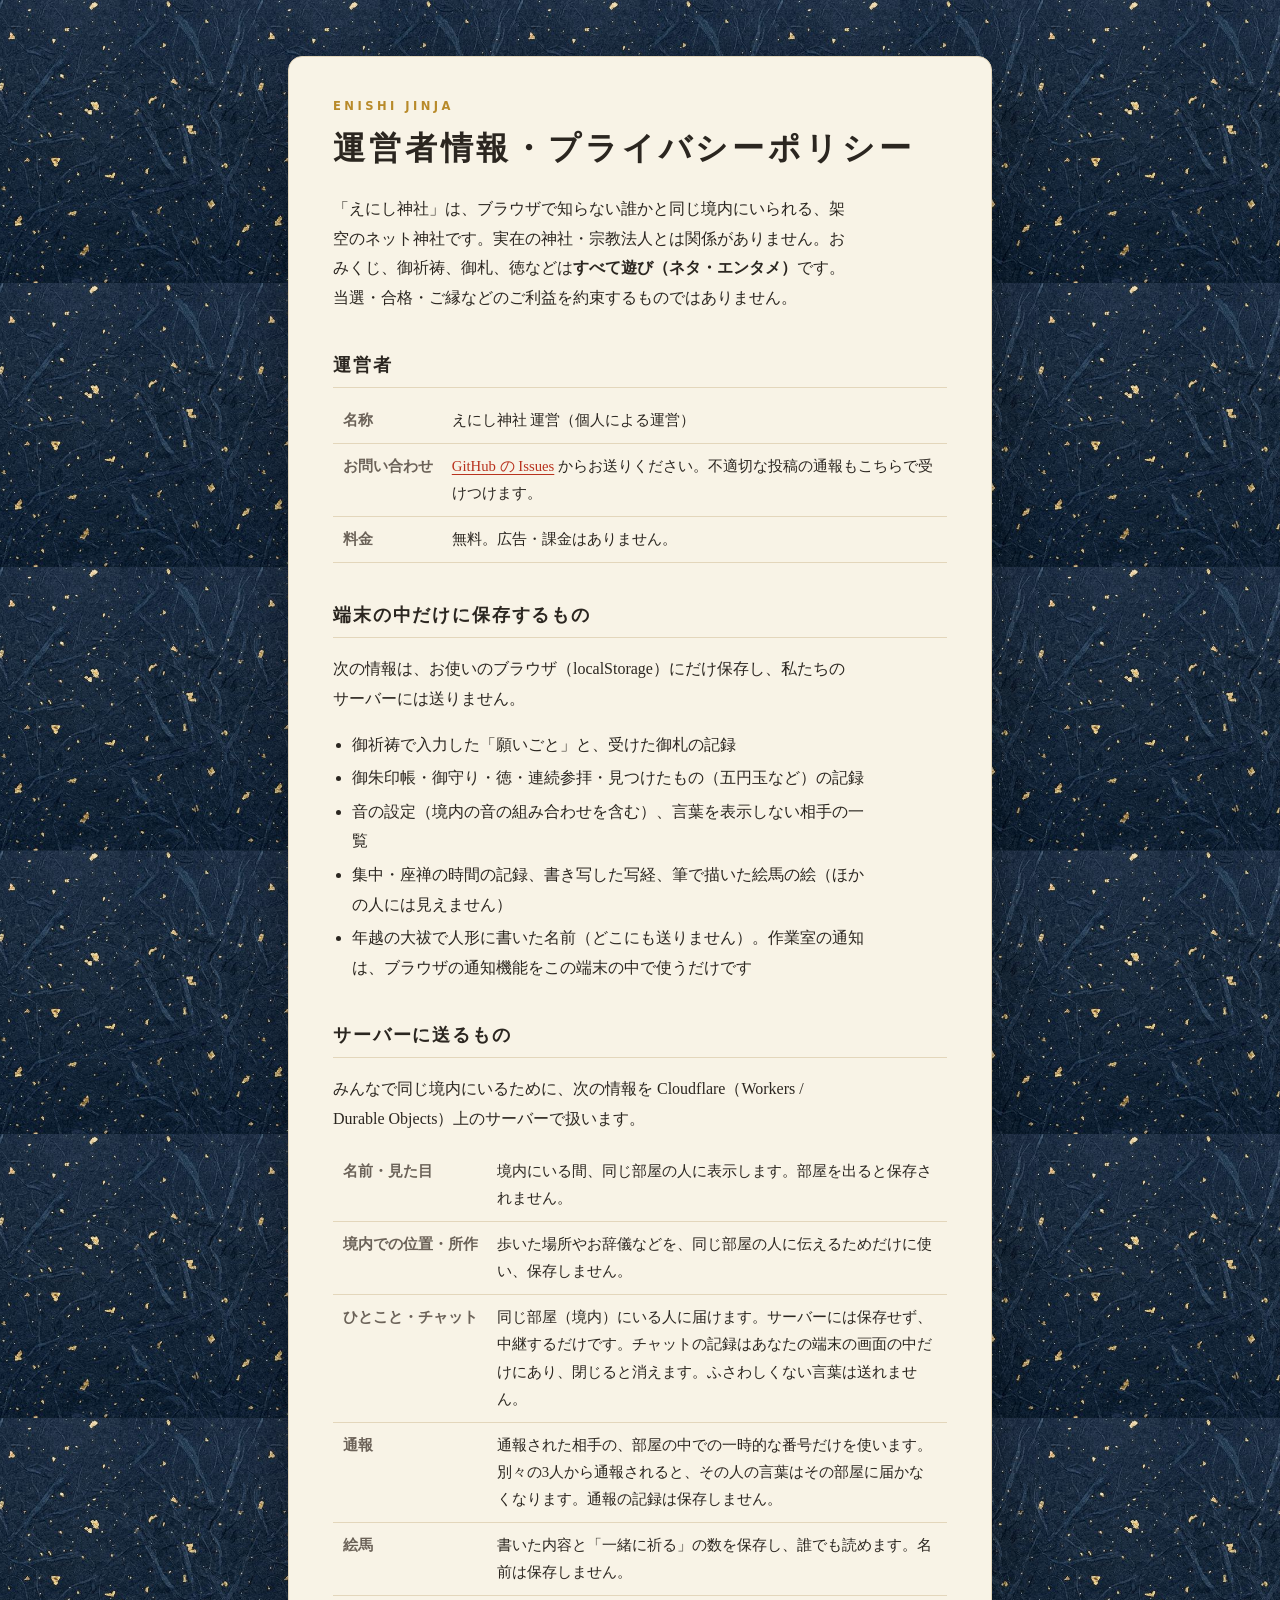
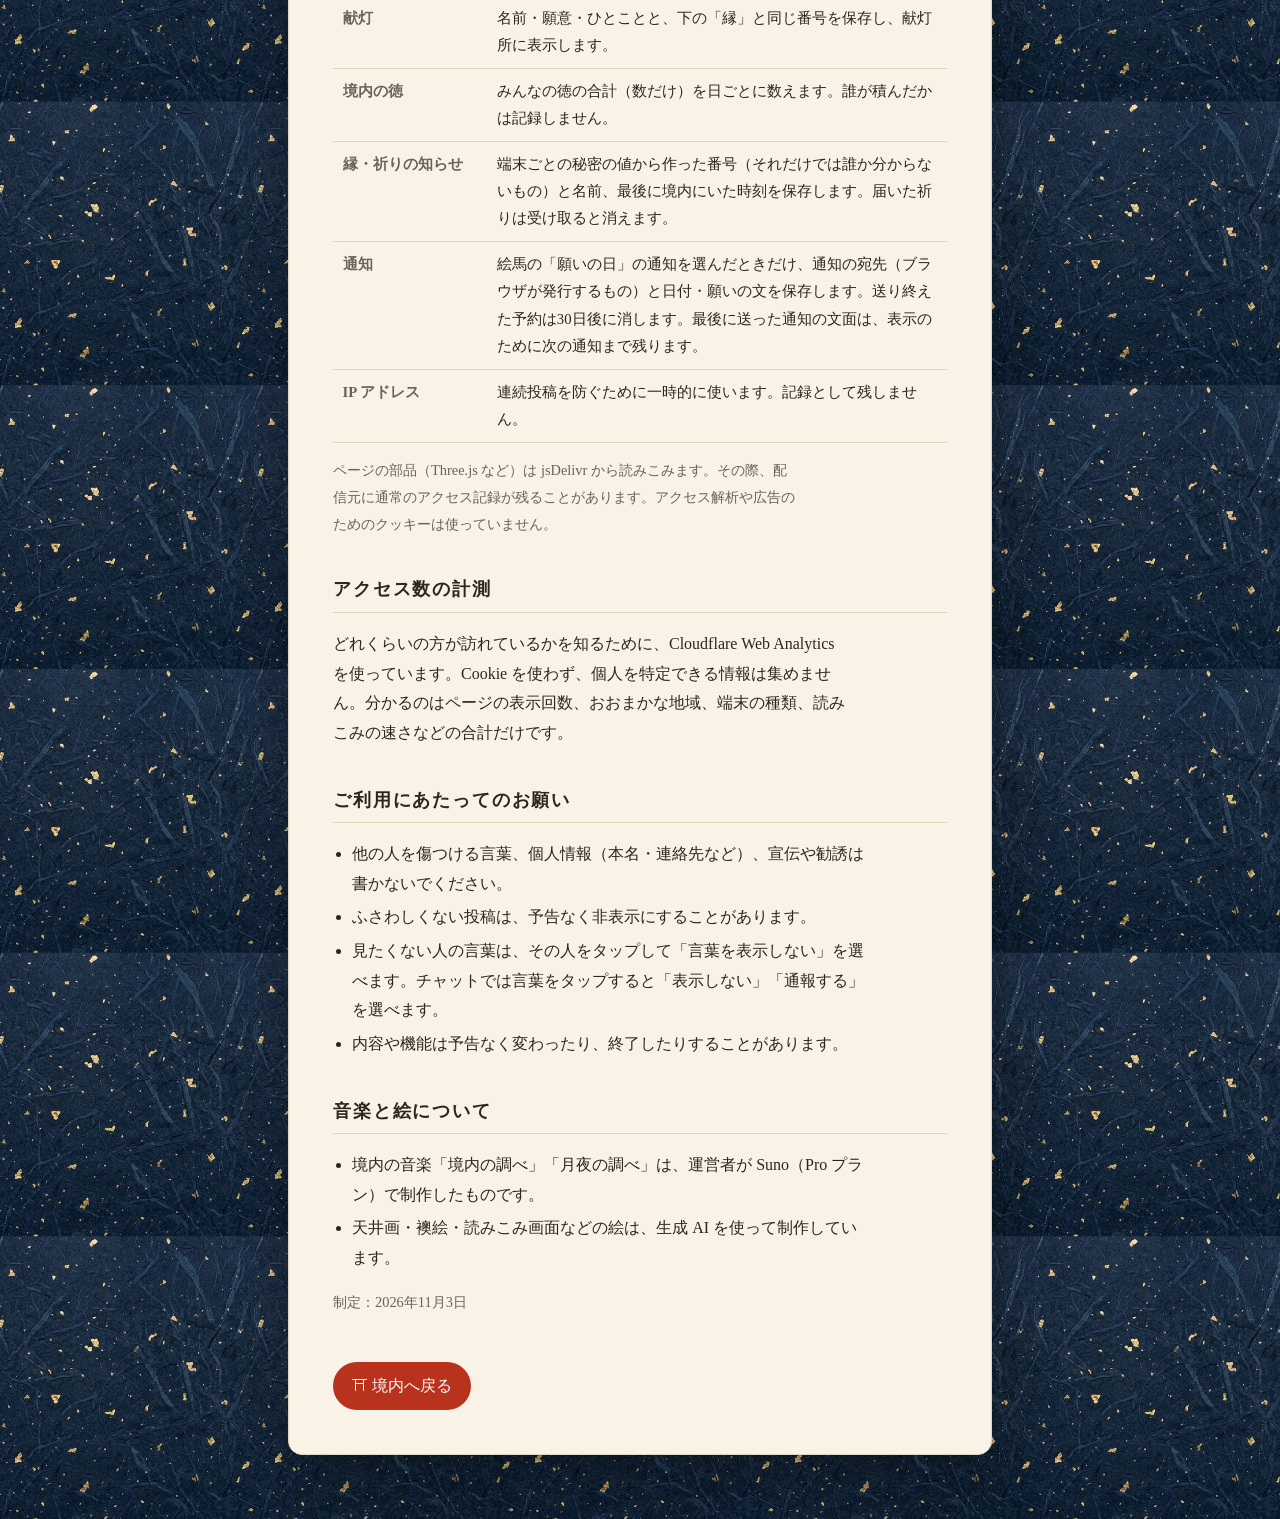
<file: site/about.html>
<!doctype html>
<html lang="ja">
<head>
<meta charset="utf-8">
<meta name="viewport" content="width=device-width,initial-scale=1,viewport-fit=cover">
<title>運営者情報・プライバシーポリシー｜えにし神社</title>
<meta name="description" content="えにし神社（ネット神社）の運営者情報、プライバシーポリシー、ご利用にあたってのお願い。">
<meta name="theme-color" content="#16201c">
<style>
:root{--bg:#0f1420;--paper:#f8f3e6;--ink:#2b2620;--muted:#6b6258;--red:#b8321e;--gold:#b88a2a;--line:#e3d6bb}
@media (prefers-color-scheme:dark){:root:not([data-theme="light"]){--paper:#1a1f2b;--ink:#efe6d3;--muted:#b3a994;--line:#323a4a;--gold:#e3b54a;--red:#f07a66;color-scheme:dark}}
:root[data-theme="dark"]{--paper:#1a1f2b;--ink:#efe6d3;--muted:#b3a994;--line:#323a4a;--gold:#e3b54a;--red:#f07a66;color-scheme:dark}
*{box-sizing:border-box}
body{margin:0;background:var(--bg) url("img/gen/washi.jpg") center/520px repeat;color:var(--ink);font:16px/1.85 "Hiragino Mincho ProN","Yu Mincho","Noto Serif JP",serif}
main{max-width:46rem;margin:0 auto;padding:clamp(24px,5vw,56px) max(16px,env(safe-area-inset-right)) 64px max(16px,env(safe-area-inset-left))}
.sheet{background:var(--paper);border:1px solid var(--line);border-radius:14px;padding:clamp(20px,4vw,44px);box-shadow:0 20px 60px rgba(0,0,0,.35)}
.kicker{margin:0;color:var(--gold);font:600 .72rem/1 system-ui,sans-serif;letter-spacing:.3em}
h1{margin:.4rem 0 1rem;font-size:clamp(1.5rem,4vw,2rem);letter-spacing:.12em;text-wrap:balance}
h2{margin:2.2rem 0 .6rem;font-size:1.15rem;letter-spacing:.1em;padding-bottom:.35rem;border-bottom:1px solid var(--line)}
p,li{max-width:65ch}
ul{padding-left:1.2em}li{margin:.25rem 0}
.note{color:var(--muted);font-size:.9rem}
a{color:var(--red);text-underline-offset:3px}
a:focus-visible{outline:2px solid var(--gold);outline-offset:3px;border-radius:2px}
table{width:100%;border-collapse:collapse;font-size:.92rem}
.tw{overflow-x:auto}
th,td{text-align:left;vertical-align:top;padding:.55rem .6rem;border-bottom:1px solid var(--line)}
th{white-space:nowrap;color:var(--muted);font-weight:600}
.back{display:inline-block;margin-top:2rem;padding:.6rem 1.2rem;border-radius:999px;background:var(--red);color:#fff;text-decoration:none}
</style>
</head>
<body>
<main>
<div class="sheet">
<p class="kicker">ENISHI JINJA</p>
<h1>運営者情報・プライバシーポリシー</h1>
<p>「えにし神社」は、ブラウザで知らない誰かと同じ境内にいられる、架空のネット神社です。実在の神社・宗教法人とは関係がありません。おみくじ、御祈祷、御札、徳などは<strong>すべて遊び（ネタ・エンタメ）</strong>です。当選・合格・ご縁などのご利益を約束するものではありません。</p>

<h2>運営者</h2>
<div class="tw"><table>
<tr><th>名称</th><td>えにし神社 運営（個人による運営）</td></tr>
<tr><th>お問い合わせ</th><td><a href="https://github.com/pdythanhduy/enishi-jinja/issues" rel="noopener">GitHub の Issues</a> からお送りください。不適切な投稿の通報もこちらで受けつけます。</td></tr>
<tr><th>料金</th><td>無料。広告・課金はありません。</td></tr>
</table></div>

<h2>端末の中だけに保存するもの</h2>
<p>次の情報は、お使いのブラウザ（localStorage）にだけ保存し、私たちのサーバーには送りません。</p>
<ul>
<li>御祈祷で入力した「願いごと」と、受けた御札の記録</li>
<li>御朱印帳・御守り・徳・連続参拝・見つけたもの（五円玉など）の記録</li>
<li>音の設定（境内の音の組み合わせを含む）、言葉を表示しない相手の一覧</li>
<li>集中・座禅の時間の記録、書き写した写経、筆で描いた絵馬の絵（ほかの人には見えません）</li>
<li>年越の大祓で人形に書いた名前（どこにも送りません）。作業室の通知は、ブラウザの通知機能をこの端末の中で使うだけです</li>
</ul>

<h2>サーバーに送るもの</h2>
<p>みんなで同じ境内にいるために、次の情報を Cloudflare（Workers / Durable Objects）上のサーバーで扱います。</p>
<div class="tw"><table>
<tr><th>名前・見た目</th><td>境内にいる間、同じ部屋の人に表示します。部屋を出ると保存されません。</td></tr>
<tr><th>境内での位置・所作</th><td>歩いた場所やお辞儀などを、同じ部屋の人に伝えるためだけに使い、保存しません。</td></tr>
<tr><th>ひとこと・チャット</th><td>同じ部屋（境内）にいる人に届けます。サーバーには保存せず、中継するだけです。チャットの記録はあなたの端末の画面の中だけにあり、閉じると消えます。ふさわしくない言葉は送れません。</td></tr>
<tr><th>通報</th><td>通報された相手の、部屋の中での一時的な番号だけを使います。別々の3人から通報されると、その人の言葉はその部屋に届かなくなります。通報の記録は保存しません。</td></tr>
<tr><th>絵馬</th><td>書いた内容と「一緒に祈る」の数を保存し、誰でも読めます。名前は保存しません。</td></tr>
<tr><th>献灯</th><td>名前・願意・ひとことと、下の「縁」と同じ番号を保存し、献灯所に表示します。</td></tr>
<tr><th>境内の徳</th><td>みんなの徳の合計（数だけ）を日ごとに数えます。誰が積んだかは記録しません。</td></tr>
<tr><th>縁・祈りの知らせ</th><td>端末ごとの秘密の値から作った番号（それだけでは誰か分からないもの）と名前、最後に境内にいた時刻を保存します。届いた祈りは受け取ると消えます。</td></tr>
<tr><th>通知</th><td>絵馬の「願いの日」の通知を選んだときだけ、通知の宛先（ブラウザが発行するもの）と日付・願いの文を保存します。送り終えた予約は30日後に消します。最後に送った通知の文面は、表示のために次の通知まで残ります。</td></tr>
<tr><th>IP アドレス</th><td>連続投稿を防ぐために一時的に使います。記録として残しません。</td></tr>
</table></div>
<p class="note">ページの部品（Three.js など）は jsDelivr から読みこみます。その際、配信元に通常のアクセス記録が残ることがあります。アクセス解析や広告のためのクッキーは使っていません。</p>

<h2>アクセス数の計測</h2>
<p>どれくらいの方が訪れているかを知るために、Cloudflare Web Analytics を使っています。Cookie を使わず、個人を特定できる情報は集めません。分かるのはページの表示回数、おおまかな地域、端末の種類、読みこみの速さなどの合計だけです。</p>

<h2>ご利用にあたってのお願い</h2>
<ul>
<li>他の人を傷つける言葉、個人情報（本名・連絡先など）、宣伝や勧誘は書かないでください。</li>
<li>ふさわしくない投稿は、予告なく非表示にすることがあります。</li>
<li>見たくない人の言葉は、その人をタップして「言葉を表示しない」を選べます。チャットでは言葉をタップすると「表示しない」「通報する」を選べます。</li>
<li>内容や機能は予告なく変わったり、終了したりすることがあります。</li>
</ul>

<h2>音楽と絵について</h2>
<ul>
<li>境内の音楽「境内の調べ」「月夜の調べ」は、運営者が Suno（Pro プラン）で制作したものです。</li>
<li>天井画・襖絵・読みこみ画面などの絵は、生成 AI を使って制作しています。</li>
</ul>

<p class="note">制定：2026年11月3日</p>
<a class="back" href="./">⛩ 境内へ戻る</a>
</div>
</main>
<!-- Cloudflare Web Analytics（Cookieなし・個人を特定しないアクセス数の計測） --><script type='module' src='https://static.cloudflareinsights.com/beacon.min.js' data-cf-beacon='{"token": "4a25d86b55fe43a88d2cd483884a167c"}'></script>
</body>
</html>
</file>
